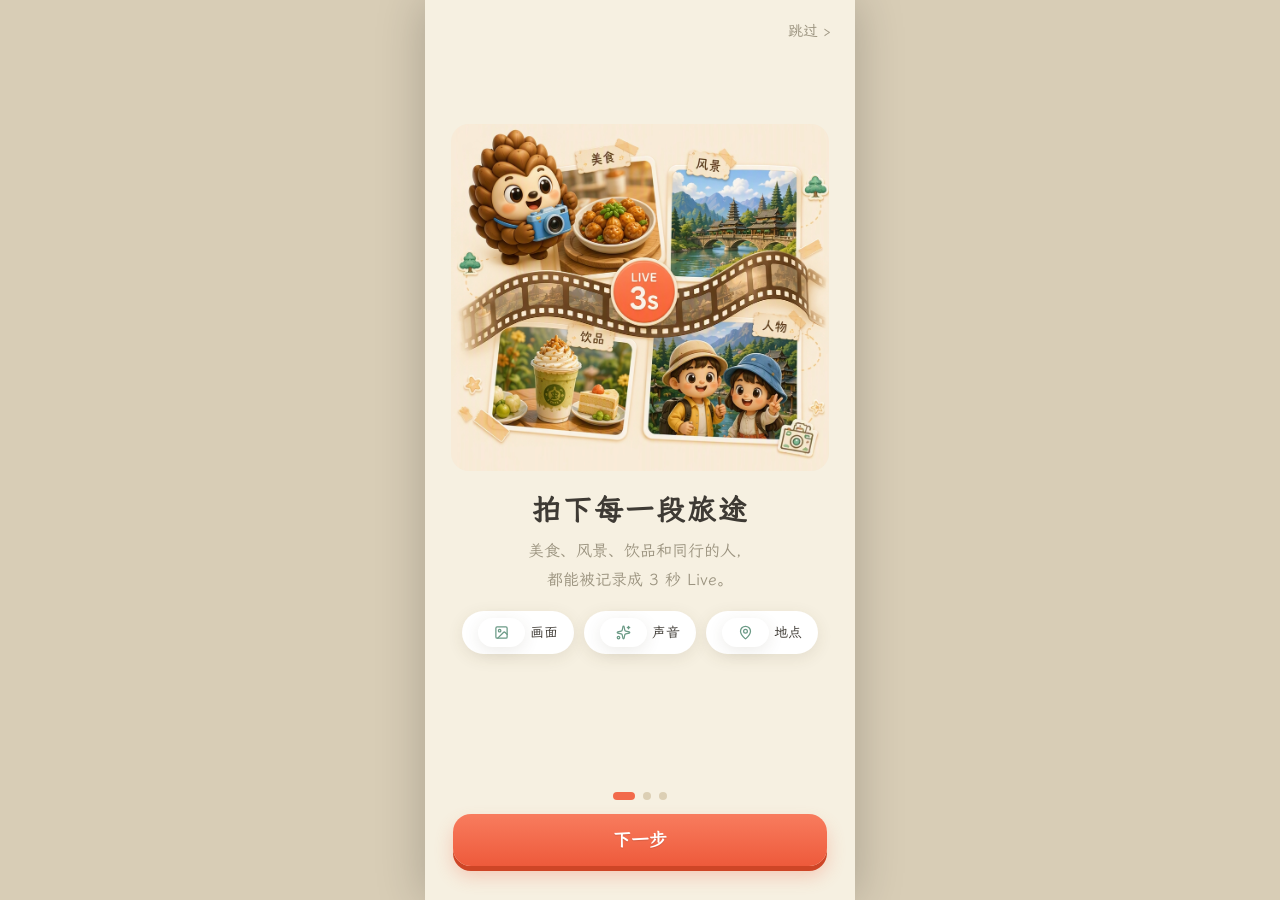
<file: index.html>
﻿<!DOCTYPE html>
<html lang="zh-CN">
<head>
<meta charset="utf-8">
<meta name="viewport" content="width=device-width, initial-scale=1, maximum-scale=1, user-scalable=no">
<title>素行记 · Live 贴纸手账</title>
<link rel="stylesheet" href="app.css?v=20260829f">
</head>
<body>

<!-- 引导页（draft03/01/15） -->
<div id="view-onboarding" class="view">
  <span class="ob-skip" onclick="OB.skip()">跳过 ›</span>
  <div class="ob-stage" id="ob-stage"></div>
  <div class="ob-dots" id="ob-dots"></div>
  <div class="ob-actions">
    <button class="btn btn-orange" id="ob-next">下一步</button>
  </div>
</div>

<!-- 首页（draft11） -->
<div id="view-home" class="view">
  <div class="home-head">
    <img class="logo" src="assets/mascot.png">
    <div class="brand"><b>素行记</b><span>Live旅行贴纸绘本</span></div>
    <span class="head-ico" onclick="Home.openDesk()" style="position:relative"><i data-icon="bell" data-size="20"></i><span class="badge-n" id="bell-badge" style="display:none"></span></span>
    <span class="head-ico" onclick="App.go('square')"><i data-icon="search" data-size="20"></i></span>
  </div>
  <div class="home-title">
    <h1>我的旅行手账</h1>
    <div class="sub">把今天拍到的回忆贴进本子</div>
    <div class="crumb-pill" onclick="Book.open()"><i data-icon="map-pin" data-size="13"></i> 中国 <em>›</em> 贵州 <em>›</em> 黔东南</div>
  </div>
  <div class="home-book-wrap" id="home-book-wrap">
    <canvas id="book3d-canvas"></canvas>
  </div>
  <div class="recent-block">
    <div class="recent-title">最近贴纸</div>
    <div class="recent-row" id="recent-row"></div>
  </div>
  <div class="home-cta">
    <button class="btn btn-orange" onclick="Camera.open()"><i data-icon="camera" data-size="19"></i> 拍一段</button>
  </div>

  <!-- 书本模式覆盖层（单页，右侧 ">" 贴纸盘） -->
  <div id="book-overlays">
    <div class="ov-top">
      <span class="ov-close" onclick="Book.close()"><i data-icon="chevron-left" data-size="22"></i></span>
      <span class="vol-nav" id="vol-nav">
        <b data-l="0" onclick="Book.setLevel(0)">中国</b><b data-l="1" class="on" onclick="Book.setLevel(1)">贵州</b><b data-l="2" onclick="Book.setLevel(2)">黔东南</b>
      </span>
      <span class="ov-pager">
        <button class="pbtn disabled" id="btn-prev" onclick="Book.flipPrev()">上一页</button>
        <span class="pg-status" id="pg-status">1</span>
        <button class="pbtn" id="btn-next" onclick="Book.flipNext()">下一页</button>
      </span>
    </div>
    <div class="sticker-tray" id="sticker-tray">
      <div class="tray-label">贴纸</div>
      <div class="tray-row" id="tray-row"></div>
      <div class="tray-label">图案贴纸</div>
      <div class="tray-row patterns" id="tray-patterns"></div>
    </div>
    <div class="book-tools">
      <span class="tool-pill" onclick="Book.addText()"><i data-icon="type" data-size="17"></i>文字</span>
      <span class="tool-pill" onclick="Print.open()"><i data-icon="printer" data-size="17"></i>打印</span>
    </div>
    <div class="book-hint" id="book-hint"><i data-icon="sparkles" data-size="14"></i> 拖动贴纸到绘本，也可以写字和贴表情</div>
    <div class="emoji-row" id="emoji-row" style="display:none"></div>
  </div>
  <canvas id="draw-layer"></canvas>
</div>

<!-- 拍摄（draft13） -->
<div id="view-camera" class="view">
  <video id="cam-video" autoplay playsinline muted></video>
  <div class="cam-top">
    <span class="cam-x" onclick="Camera.close()"><i data-icon="x" data-size="22"></i></span>
    <span class="cam-loc" onclick="Camera.pickLoc()"><i data-icon="map-pin" data-size="14"></i> 中国 · 贵州 · 黔东南 <em>⌄</em></span>
    <span class="cam-flash" id="cam-flash" onclick="Camera.toggleTorch()"><i data-icon="zap" data-size="19"></i></span>
  </div>
  <div class="cam-bottom">
    <div class="wheel sm" id="mode-wheel">
      <b data-m="frame" class="on">相框贴纸</b><b data-m="cutout">抠图贴纸</b>
    </div>
    <div class="wheel" id="style-wheel"></div>
    <div class="cam-controls">
      <div class="cam-recent" id="cam-recent" onclick="Camera.openRecent()"><span>最近贴纸</span></div>
      <div id="shutter" onclick="Camera.shoot()"><i data-icon="camera" data-size="30"></i></div>
      <div class="cam-flip" onclick="Camera.flip()"><i data-icon="refresh-cw" data-size="22"></i><span>翻转镜头</span></div>
    </div>
    <div class="cam-hint">拍摄后自动生成贴纸</div>
    <div class="cam-mode"><b data-m="photo" onclick="Camera.setMode('photo')">照片</b><b data-m="live" class="on" onclick="Camera.setMode('live')">Live</b></div>
  </div>
</div>

<!-- 生成页（draft05） -->
<div id="view-gen" class="view">
  <div class="gen-top"><span class="ov-close" onclick="Gen.goHome()"><i data-icon="chevron-left" data-size="22"></i></span><b>正在生成贴纸</b><span class="gen-bg-chip"><i data-icon="download" data-size="13"></i> 后台处理</span></div>
  <div class="gen-ring">
    <svg width="190" height="190">
      <defs><linearGradient id="ring-g" x1="0" y1="0" x2="1" y2="1">
        <stop offset="0" stop-color="#7FB3E8"/><stop offset="1" stop-color="#F26A4B"/>
      </linearGradient></defs>
      <circle cx="95" cy="95" r="82" fill="none" stroke="rgba(127,179,232,.22)" stroke-width="14" stroke-linecap="round"/>
      <circle id="gen-arc" cx="95" cy="95" r="82" fill="none" stroke="url(#ring-g)" stroke-width="14" stroke-linecap="round"
        stroke-dasharray="515" stroke-dashoffset="515" transform="rotate(-90 95 95)"/>
    </svg>
    <div class="pct" id="gen-pct">0<small>%</small></div>
  </div>
  <div class="gen-ip">
    <img src="assets/env_gen_easel.png">
    <span class="bubble" id="gen-bubble">图片生成中…</span>
  </div>
  <div class="gen-style-card" id="gen-style-card"></div>
  <div class="gen-steps" id="gen-steps"></div>
  <div class="gen-hint"><img src="assets/mascot.png"> 你可以继续拍摄，我们会在后台完成处理</div>
  <div class="gen-btns">
    <button class="btn btn-orange" onclick="Gen.continueShooting()"><i data-icon="camera" data-size="18"></i> 继续拍</button>
    <button class="btn btn-ghost" id="gen-later" onclick="Gen.goHome()" disabled>稍后查看</button>
  </div>
</div>

<!-- 广场 -->
<div id="view-square" class="view">
  <div class="page-body" id="square-body"></div>
</div>

<!-- 我的（draft16） -->
<div id="view-profile" class="view">
  <div class="page-body" id="profile-body"></div>
</div>

<!-- 旅行地图（打卡地图 iframe） -->
<div id="view-map" class="view">
  <div class="page-body" id="map-body" style="padding:12px"><iframe id="map-frame" src="map/index.html" style="width:100%;height:100%;border:0;border-radius:16px;background:#F7F4EC"></iframe></div>
</div>

<!-- 公开范围（draft14） -->
<div id="view-privacy" class="view">
  <div class="page-body" id="privacy-body"></div>
</div>

<!-- 打印 -->
<div id="view-print" class="view">
  <div class="book-top"><span class="back" onclick="Print.close()">‹</span><b style="font-size:19px">打印手账</b></div>
  <div class="page-body" id="print-body"></div>
</div>

<!-- 贴纸详情（draft10/12） -->
<div id="card-mask" class="card-mask" style="display:none" onclick="if(event.target===this)Card.close()">
  <div class="sticker-dialog" id="card-dialog"></div>
</div>

<!-- 放置预览（draft02） -->
<div id="place-overlay" class="place-overlay" style="display:none">
  <div class="place-box" id="place-box"></div>
</div>
<div id="place-bar" class="place-bar" style="display:none">
  <p>拖动贴纸 · 双指缩放 · 旋转调整</p>
  <div class="place-btns">
    <button class="btn btn-ghost btn-sm" onclick="Place.cancel()">取消</button>
    <button class="btn btn-orange btn-sm" onclick="Place.confirm()">确认放置</button>
  </div>
</div>

<img id="drag-ghost">

<!-- 底栏 -->
<nav class="tabbar" id="tabbar">
  <div class="tab on" data-tab="home" onclick="App.go('home')"><i data-icon="home" data-size="21"></i>首页</div>
  <div class="tab" data-tab="camera" onclick="Camera.open()"><i data-icon="camera" data-size="21"></i>拍摄</div>
  <div class="tab" data-tab="square" onclick="App.go('square')"><i data-icon="users" data-size="21"></i>广场</div>
  <div class="tab" data-tab="profile" onclick="App.go('profile')"><i data-icon="user" data-size="21"></i>我的</div>
</nav>

<script src="vendor/three.min.js"></script>
<script src="vendor/page-flip.browser.js"></script>
<script src="icons.js?v=20260829f"></script>
<script src="idb.js?v=20260829f"></script>
<script src="cutout.js?v=20260829f"></script>
<script src="book3d.js?v=20260829f"></script>
<script src="app.js?v=20260829f"></script>
</body>
</html>
</file>
<file: app.css>
@font-face {
  font-family: "LXGW WenKai";
  src: url("fonts/lxgw_wenkai_lite.ttf") format("truetype");
  font-display: swap;
}
@font-face {
  font-family: "QingChun";
  src: url("fonts/qingchun.ttf") format("truetype");
  font-display: swap;
}

:root {
  --cream: #F6F0E1;
  --paper: #FDF9EC;
  --card: #FFFFFF;
  --sage: #8FB9A8;
  --sage-deep: #6B9A86;
  --sage-dark: #4F7A66;
  --orange: #F26A4B;
  --orange-deep: #E2573B;
  --amber: #E8A33D;
  --amber-light: #F7E3B8;
  --ink: #3E3A34;
  --caption: #9B937F;
  --blue: #7FB3E8;
  --line: rgba(0,0,0,.06);
  --shadow: 0 4px 16px rgba(80,66,40,.10);
  --shadow-lg: 0 10px 30px rgba(80,66,40,.16);
  --font-hand: "LXGW WenKai", "霞鹜文楷", "Kaiti SC", "楷体", serif;
}


* { margin: 0; padding: 0; box-sizing: border-box; -webkit-tap-highlight-color: transparent; }
html, body { height: 100%; overflow: hidden; }
body {
  /* 全屋背景：上墙下桌（与 3D 场景墙面/桌面同色衔接） */
  background:
    linear-gradient(180deg, rgba(120,85,45,0) 39%, rgba(120,85,45,.13) 41%, rgba(120,85,45,0) 43.5%),
    linear-gradient(180deg, #F5EBD5 0%, #F0E2C6 41%, #E9DABE 41%, #E2CDA6 100%);
  color: var(--ink);
  font-family: var(--font-hand);
  user-select: none;
}

.ico { display: inline-flex; align-items: center; justify-content: center; line-height: 0; }
.ico svg { stroke: currentColor; }

.view { position: fixed; inset: 0; display: none; flex-direction: column; overflow: hidden; padding-bottom: 70px; }
.view.active { display: flex; }
#view-onboarding, #view-camera { padding-bottom: 0; }

/* ---------- 通用：立体按钮体系（物理边缘 + 按压下沉） ---------- */
.btn {
  border: none; border-radius: 18px; padding: 14px 0; width: 100%;
  font-family: var(--font-hand); font-size: 18px; font-weight: 700; cursor: pointer;
  display: inline-flex; align-items: center; justify-content: center; gap: 6px;
  transition: transform .12s ease, box-shadow .12s ease;
  min-height: 52px;
}
.btn-orange {
  background: linear-gradient(180deg, #F87C5E, #EE5A3B); color: #fff;
  box-shadow: 0 5px 0 #CE4526, 0 10px 18px rgba(242,106,75,.30);
  text-shadow: 0 1px 1px rgba(0,0,0,.12);
}
.btn-orange:active { transform: translateY(4px); box-shadow: 0 1px 0 #CE4526, 0 4px 8px rgba(242,106,75,.25); }
.btn-blue {
  background: linear-gradient(180deg, #8FC0EF, #6FA6E3); color: #fff;
  box-shadow: 0 5px 0 #5489C4, 0 10px 18px rgba(127,179,232,.30);
}
.btn-blue:active { transform: translateY(4px); box-shadow: 0 1px 0 #5489C4, 0 4px 8px rgba(127,179,232,.25); }
.btn-ghost {
  background: linear-gradient(180deg, #FFFFFF, #F3EDDD); color: var(--ink);
  border: 1.5px solid var(--line);
  box-shadow: 0 4px 0 #DCD2BC, 0 8px 14px rgba(80,66,40,.10);
}
.btn-ghost:active { transform: translateY(3px); box-shadow: 0 1px 0 #DCD2BC, 0 3px 6px rgba(80,66,40,.10); }
.btn-sm { width: auto; padding: 9px 22px; font-size: 15px; border-radius: 14px; min-height: 40px; }
.btn[disabled] { opacity: .5; pointer-events: none; }
.badge-n {
  position: absolute; top: -4px; right: -4px; min-width: 18px; height: 18px;
  border-radius: 9px; background: var(--orange); color: #fff;
  font-size: 11px; display: flex; align-items: center; justify-content: center;
  padding: 0 4px; box-shadow: 0 2px 4px rgba(242,106,75,.4);
}

.page-body { flex: 1; overflow-y: auto; padding: 18px 20px 24px; }
#profile-body { display: flex; flex-direction: column; gap: 22px; }
#profile-body .stat-row, #profile-body .two-cards, #profile-body .list-card { margin-top: 0; }
#profile-body .list-card { flex: 1; display: flex; flex-direction: column; justify-content: space-evenly; }
#profile-body .list-row { padding: 18px; }

/* 贴纸卡：白边 + 和纸胶带 */
.sticker-card {
  background: #fff; padding: 6px;
  border-radius: 14px;
  box-shadow: 0 3px 10px rgba(0,0,0,.16);
  position: relative; flex: none;
}
.sticker-card img { display: block; width: 100%; height: 100%; object-fit: cover; border-radius: 9px; }
.sticker-card::before {
  content: ""; position: absolute; top: -8px; left: 50%;
  width: 36px; height: 14px;
  background: rgba(247,227,184,.9);
  transform: translateX(-50%) rotate(-4deg);
  border-radius: 2px;
  box-shadow: 0 1px 2px rgba(0,0,0,.08);
}

/* 面包屑胶囊 */
.crumb-pill {
  display: inline-flex; align-items: center; gap: 4px;
  background: var(--card); border-radius: 999px; padding: 7px 14px;
  font-size: 14px; color: var(--ink); box-shadow: var(--shadow); cursor: pointer;
}
.crumb-pill em { font-style: normal; color: var(--caption); }
.crumb-pill .ico { color: var(--sage-deep); }
.crumb-pill.sm { font-size: 12px; padding: 5px 10px; }
.ov-top .crumb-pill.sm { max-width: 36%; overflow: hidden; text-overflow: ellipsis; white-space: nowrap; }
.pbtn { white-space: nowrap; }
/* 卷导航：国家/省份/城市 分段切换 */
.vol-nav {
  display: inline-flex; align-items: center;
  background: linear-gradient(180deg, #FFFFFF, #F3EDDD);
  border-radius: 999px; padding: 3px;
  box-shadow: 0 3px 0 #E2D8C2, 0 6px 10px rgba(80,66,40,.10);
}
.vol-nav b {
  font-weight: 400; font-size: 12px; padding: 6px 12px; border-radius: 999px;
  cursor: pointer; color: var(--caption); white-space: nowrap;
  max-width: 74px; overflow: hidden; text-overflow: ellipsis;
}
.vol-nav b.on { background: var(--sage); color: #fff; font-weight: 700; }

/* ---------- 底栏 ---------- */
.tabbar {
  position: fixed; bottom: 0; left: 0; right: 0; z-index: 40;
  display: flex; justify-content: space-around; align-items: center;
  background: var(--card); border-top: 1px solid var(--line); padding: 8px 0 14px;
}
.tabbar .tab {
  display: flex; flex-direction: column; align-items: center; gap: 3px;
  font-size: 12px; color: var(--caption); cursor: pointer; padding: 2px 16px;
}
.tabbar .tab.on { color: var(--orange); font-weight: 700; }

/* ---------- 引导页 ---------- */
#view-onboarding { background: var(--cream); z-index: 50; }
.ob-stage { flex: 1; display: flex; flex-direction: column; align-items: center; justify-content: center; padding: 0 26px; text-align: center; overflow: hidden; }
.ob-stage img { max-width: 100%; max-height: 46vh; border-radius: 18px; }
.ob-stage h1 { font-size: 29px; margin-top: 22px; letter-spacing: 2px; }
.ob-stage p { color: var(--caption); font-size: 16px; margin-top: 10px; line-height: 1.8; }
.ob-stage p b { color: var(--orange); }
.ob-chips { display: flex; gap: 10px; margin-top: 16px; }
.ob-chips span {
  display: inline-flex; align-items: center; gap: 5px;
  background: var(--card); border-radius: 999px; padding: 7px 16px;
  font-size: 14px; box-shadow: var(--shadow);
}
.ob-chips .ico { color: var(--sage-deep); }
.ob-dots { display: flex; gap: 8px; justify-content: center; padding: 14px; }
.ob-dots i { width: 8px; height: 8px; border-radius: 50%; background: #DCCFB4; transition: all .2s; }
.ob-dots i.on { width: 22px; border-radius: 5px; background: var(--orange); }
.ob-skip { position: absolute; top: 22px; right: 24px; color: var(--caption); font-size: 15px; cursor: pointer; z-index: 2; }
.ob-actions { padding: 0 28px 34px; }

/* ---------- 首页（draft11） ---------- */
.home-head { display: flex; align-items: center; gap: 10px; padding: 18px 20px 0; }
.home-head .logo { width: 46px; height: 46px; border-radius: 50%; background: #fff; box-shadow: var(--shadow); }
.home-head .brand { line-height: 1.25; }
.home-head .brand b { font-size: 19px; letter-spacing: 1px; }
.home-head .brand span { display: block; font-size: 11px; color: var(--caption); }
.home-head .head-ico {
  width: 40px; height: 40px; border-radius: 50%;
  background: linear-gradient(180deg, #FFFFFF, #F3EDDD);
  display: inline-flex; align-items: center; justify-content: center;
  box-shadow: 0 3px 0 #E2D8C2, 0 6px 10px rgba(80,66,40,.10);
  color: var(--sage-dark); cursor: pointer;
  transition: transform .12s, box-shadow .12s;
}
.home-head .head-ico:active { transform: translateY(2px); box-shadow: 0 1px 0 #E2D8C2; }
.home-head .head-ico:first-of-type { margin-left: auto; }
.home-title { padding: 14px 22px 0; }
.home-title h1 { font-size: 30px; letter-spacing: 1px; }
.home-title .sub { color: var(--ink); font-size: 14px; margin: 4px 0 10px; text-shadow: 0 1px 3px rgba(255,255,255,.65); }
.rich-edit {
  width: 100%; min-height: 110px; max-height: 220px; overflow-y: auto;
  border: none; background: var(--cream); border-radius: 12px;
  padding: 12px; font-family: var(--font-hand); font-size: 16px; margin-top: 8px;
  outline: none; line-height: 1.7;
}
.sd-tip { font-size: 12px; color: var(--caption); margin-left: auto; font-weight: 400; }
.size-row { display: flex; gap: 10px; justify-content: center; margin-top: 12px; }
.size-row b {
  font-weight: 400; font-size: 14px; color: var(--caption);
  background: var(--cream); border-radius: 999px; padding: 6px 16px; cursor: pointer;
}
.size-row b.on { background: var(--ink); color: #fff; font-weight: 700; }
.color-row { display: flex; gap: 12px; justify-content: center; margin-top: 14px; }
.csw {
  width: 30px; height: 30px; border-radius: 50%; cursor: pointer;
  border: 2.5px solid transparent; box-shadow: 0 2px 5px rgba(0,0,0,.2);
}
.csw.on { border-color: var(--ink); transform: scale(1.15); }
.home-book-wrap { position: absolute; inset: 0; z-index: 0; cursor: pointer; }
#book3d-canvas { width: 100%; height: 100%; max-height: none; touch-action: none; }
.home-head, .home-title, .recent-block, .home-cta { position: relative; z-index: 1; }
.home-book-wrap .desk-mascot { z-index: 1; }
.home-book-wrap .desk-mascot { position: absolute; top: 70px; right: 6px; width: 84px; pointer-events: none; }
.home-open-hint {
  position: absolute; left: 50%; top: 63.5%; z-index: 1;
  transform: translateX(-50%);
  color: var(--ink); font-size: 14px; pointer-events: none;
  background: rgba(255,255,255,.78); border-radius: 999px; padding: 7px 16px;
  box-shadow: var(--shadow); white-space: nowrap;
}
.recent-block { position: absolute; left: 0; right: 0; bottom: 158px; z-index: 1; padding: 0 22px; }
.recent-title { font-size: 16px; font-weight: 700; margin-bottom: 10px; }
.recent-row { display: flex; gap: 12px; overflow-x: auto; padding: 8px 2px 12px; min-height: 20px; }
.recent-row .sticker-card { width: 64px; height: 64px; cursor: pointer; }
.recent-row .sticker-card:nth-child(2n) { transform: rotate(2.5deg); }
.recent-row .sticker-card:nth-child(2n+1) { transform: rotate(-2deg); }
.recent-row .empty { color: var(--caption); font-size: 14px; padding: 8px 0; }
.home-cta { position: absolute; left: 0; right: 0; bottom: 84px; z-index: 1; padding: 4px 22px 10px; }

/* ---------- 书本模式覆盖层（draft09） ---------- */
body.book-mode .home-head, body.book-mode .home-title,
body.book-mode .recent-block, body.book-mode .home-cta,
body.book-mode .tabbar, body.book-mode .home-open-hint { display: none !important; }

body.book-mode .home-book-wrap { position: fixed; inset: 0; z-index: 30; }
body.book-mode #book3d-canvas { width: 100%; height: 100%; max-height: none; }

#book-overlays { display: none; }
body.book-mode #book-overlays { display: block; }
.ov-top {
  position: fixed; top: 0; left: 0; right: 0; z-index: 60;
  display: flex; align-items: center; gap: 8px; padding: 12px 14px;
}
.ov-close {
  width: 40px; height: 40px; border-radius: 50%;
  background: linear-gradient(180deg, #FFFFFF, #F3EDDD);
  display: inline-flex; align-items: center; justify-content: center;
  box-shadow: 0 3px 0 #E2D8C2, 0 6px 10px rgba(80,66,40,.10);
  cursor: pointer; color: var(--ink);
  transition: transform .12s, box-shadow .12s;
}
.ov-close:active { transform: translateY(2px); box-shadow: 0 1px 0 #E2D8C2; }
.ov-pager { margin-left: auto; display: inline-flex; align-items: center; gap: 8px; }
.pbtn {
  border: none; color: var(--ink);
  background: linear-gradient(180deg, #FFFFFF, #F3EDDD);
  border-radius: 999px; padding: 9px 15px; font-size: 13px; font-family: var(--font-hand);
  box-shadow: 0 3px 0 #DCD2BC, 0 6px 10px rgba(80,66,40,.12); cursor: pointer;
  transition: transform .12s, box-shadow .12s;
}
.pbtn:active { transform: translateY(2px); box-shadow: 0 1px 0 #DCD2BC, 0 3px 5px rgba(80,66,40,.12); }
.pbtn.disabled { opacity: .4; pointer-events: none; }
.pg-status {
  min-width: 34px; text-align: center; font-size: 14px; color: var(--ink);
  background: var(--card); border-radius: 999px; padding: 6px 10px; box-shadow: var(--shadow);
}
.book-tools {
  position: fixed; bottom: 52px; left: 0; right: 0; z-index: 60;
  display: flex; justify-content: center; gap: 12px; pointer-events: none;
}
.tool-pill {
  pointer-events: auto;
  display: inline-flex; align-items: center; gap: 5px;
  background: linear-gradient(180deg, #FFFFFF, #F3EDDD);
  border-radius: 999px; padding: 10px 18px;
  font-size: 14px; cursor: pointer; color: var(--ink);
  box-shadow: 0 3px 0 #DCD2BC, 0 6px 10px rgba(80,66,40,.12);
  transition: transform .12s, box-shadow .12s;
}
.tool-pill:active { transform: translateY(2px); box-shadow: 0 1px 0 #DCD2BC; }
.tool-pill .ico { color: var(--orange); }
.tool-pill.on {
  background: linear-gradient(180deg, #57504A, #3E3A34); color: #fff;
  box-shadow: 0 3px 0 #24211D, 0 6px 10px rgba(0,0,0,.25);
}
.tool-pill.on .ico { color: var(--amber-light); }
.book-hint {
  position: fixed; bottom: 8px; left: 50%; transform: translateX(-50%); z-index: 60;
  display: inline-flex; align-items: center; gap: 6px; white-space: nowrap;
  background: rgba(255,255,255,.85); border-radius: 999px; padding: 8px 18px;
  font-size: 13px; color: var(--caption); box-shadow: var(--shadow);
}
.book-hint .ico { color: var(--amber); }
.emoji-row { position: fixed; bottom: 292px; left: 0; right: 0; z-index: 61; background: var(--card); display: flex; gap: 6px; padding: 10px 16px; box-shadow: var(--shadow); }
.emoji-row span { font-size: 24px; padding: 4px 8px; border-radius: 10px; cursor: pointer; }
.emoji-row span.on { background: var(--amber-light); }
#draw-layer { display: none; }
body.book-mode #draw-layer { position: fixed; inset: 0; z-index: 55; }

/* 书本下方贴纸托盘（物理贴纸卡：底边厚度 + 双层影 + 按压下沉） */
.sticker-tray {
  position: fixed; left: 0; right: 0; bottom: 100px; z-index: 60;
  padding: 12px 16px 0;
}
.tray-label { font-size: 13px; font-weight: 700; color: var(--ink); padding-left: 6px; text-shadow: 0 1px 2px rgba(255,255,255,.5); }
.tray-row { display: flex; gap: 10px; overflow-x: auto; padding: 6px 4px 8px; scrollbar-width: none; }
.tray-row::-webkit-scrollbar { display: none; }
.tray-row .sticker-card {
  width: 62px; height: 62px; cursor: pointer; position: relative;
  box-shadow: 0 3px 0 #E2D8C2, 0 8px 14px rgba(80,66,40,.18);
  transition: transform .12s, box-shadow .12s;
}
.del-x {
  display: none; position: absolute; top: -6px; right: -6px; width: 20px; height: 20px;
  border-radius: 50%; background: var(--orange); color: #fff; font-size: 14px; line-height: 20px;
  text-align: center; box-shadow: 0 2px 4px rgba(0,0,0,.25); z-index: 2; font-weight: 700;
}
.tray-row.editing .del-x { display: block; }
.tray-row.editing .pattern-card { position: relative; }
.tray-row.editing .sticker-card, .tray-row.editing .pattern-card { animation: jiggle .3s ease-in-out infinite alternate; }
@keyframes jiggle { from { transform: rotate(-2.5deg); } to { transform: rotate(2.5deg); } }
.tray-row .sticker-card:active { transform: translateY(2px); box-shadow: 0 1px 0 #E2D8C2, 0 3px 6px rgba(80,66,40,.18); }
.tray-row .tray-empty {
  color: #5A5348; font-size: 13px; padding: 8px 10px; flex: none; width: 118px; line-height: 1.6;
  background: rgba(255,255,255,.6); border-radius: 10px;
}
.tray-sep { flex: none; width: 1px; align-self: stretch; margin: 10px 2px; background: var(--line); }
/* 图案贴纸：异形模切，无卡无边框 */
.tray-row.patterns { padding: 4px 4px 8px; gap: 9px; }
.pattern-card { flex: none; width: 50px; height: 50px; cursor: pointer; transition: transform .12s; }
.pattern-card img { width: 100%; height: 100%; object-fit: contain; filter: drop-shadow(0 3px 4px rgba(60,45,25,.28)); }
.pattern-card:active { transform: scale(.92); }

/* ---------- 拍摄（draft13） ---------- */
#view-camera { background: #1a1a1a; }
#cam-video { position: absolute; inset: 0; width: 100%; height: 100%; object-fit: cover; }
.cam-top {
  position: absolute; top: 0; left: 0; right: 0; z-index: 5;
  display: flex; align-items: center; padding: 16px 16px 0;
}
.cam-x, .cam-flash {
  width: 40px; height: 40px; border-radius: 50%;
  background: rgba(0,0,0,.35); color: #fff;
  display: inline-flex; align-items: center; justify-content: center; cursor: pointer;
}
.cam-flash.on { color: var(--amber); }
.cam-loc {
  margin: 0 auto; display: inline-flex; align-items: center; gap: 5px;
  background: rgba(0,0,0,.35); color: #fff;
  border-radius: 999px; padding: 8px 16px; font-size: 14px;
}
.cam-loc em { font-style: normal; opacity: .7; }
.cam-mascot3d { position: absolute; right: 8px; bottom: 300px; width: 110px; height: 132px; z-index: 4; pointer-events: none; }
/* 纯文字滚轮选择器（模式/风格） */
.wheel {
  display: flex; gap: 24px; overflow-x: auto; scrollbar-width: none;
  scroll-snap-type: x mandatory;
  padding: 4px 42% 8px;
  color: rgba(255,255,255,.6);
  mask-image: linear-gradient(90deg, transparent, #000 20%, #000 80%, transparent);
  -webkit-mask-image: linear-gradient(90deg, transparent, #000 20%, #000 80%, transparent);
}
.wheel::-webkit-scrollbar { display: none; }
.wheel b {
  flex: none; scroll-snap-align: center;
  font-size: 15px; font-weight: 400; cursor: pointer;
  text-shadow: 0 1px 4px rgba(0,0,0,.6);
  transition: all .15s;
}
.wheel b.on { color: #fff; font-weight: 700; font-size: 19px; }
.wheel.sm { padding-top: 0; padding-bottom: 2px; }
.wheel.sm b { font-size: 13px; }
.wheel.sm b.on { font-size: 15px; }
.cam-bottom {
  position: absolute; left: 0; right: 0; bottom: 0; z-index: 5;
  background: linear-gradient(transparent, rgba(0,0,0,.55) 26%);
  padding: 30px 0 18px;
}
.cam-styles { display: none; }
.cam-controls { display: flex; align-items: center; justify-content: space-around; padding: 4px 26px 0; }
#shutter {
  width: 78px; height: 78px; border-radius: 50%;
  background: linear-gradient(180deg, #F87C5E, #EE5A3B);
  border: 5px solid rgba(255,255,255,.9);
  display: flex; align-items: center; justify-content: center;
  color: #fff; cursor: pointer;
  box-shadow: 0 6px 0 #CE4526, 0 12px 20px rgba(0,0,0,.4);
  transition: transform .12s, box-shadow .12s;
}
#shutter:active { transform: translateY(4px); box-shadow: 0 2px 0 #CE4526, 0 5px 10px rgba(0,0,0,.4); }
#shutter.rec { background: #d33; transform: scale(.92); }
.cam-recent, .cam-flip { width: 64px; text-align: center; color: #fff; font-size: 12px; cursor: pointer; }
.cam-recent img { width: 52px; height: 52px; border-radius: 12px; object-fit: cover; display: block; margin: 0 auto 3px; border: 2px solid rgba(255,255,255,.8); }
.cam-recent .ph {
  width: 52px; height: 52px; border-radius: 12px; margin: 0 auto 3px;
  background: rgba(255,255,255,.18); border: 2px dashed rgba(255,255,255,.5);
}
.cam-flip .ico { display: flex; width: 52px; height: 52px; border-radius: 50%; background: rgba(255,255,255,.18); align-items: center; justify-content: center; margin: 0 auto 3px; }
.cam-hint { text-align: center; color: rgba(255,255,255,.85); font-size: 13px; margin-top: 10px; }
.cam-mode {
  display: flex; justify-content: center; gap: 4px; margin-top: 8px;
}
.cam-mode b {
  font-weight: 400; font-size: 14px; color: rgba(255,255,255,.75);
  padding: 5px 18px; border-radius: 999px; cursor: pointer;
}
.cam-mode b.on { background: var(--orange); color: #fff; font-weight: 700; }

/* ---------- 生成页（draft05） ---------- */
#view-gen { background: var(--cream); align-items: center; overflow-y: auto; }
.gen-top { width: 100%; display: flex; align-items: center; padding: 14px 16px 0; }
.gen-top b { font-size: 19px; margin: 0 auto; }
.gen-bg-chip {
  display: inline-flex; align-items: center; gap: 4px;
  background: var(--card); border-radius: 999px; padding: 6px 12px;
  font-size: 12px; color: var(--caption); box-shadow: var(--shadow);
}
.gen-ring { position: relative; margin-top: 22px; }
.gen-ring .pct {
  position: absolute; inset: 0; display: flex; align-items: center; justify-content: center;
  font-size: 46px; font-weight: 700; color: var(--ink);
}
.gen-ring .pct small { font-size: 20px; margin-top: 14px; }
.gen-ip { position: relative; margin-top: 10px; width: 240px; }
.gen-ip img { width: 100%; border-radius: 16px; }
.gen-ip .bubble {
  position: absolute; top: -14px; left: 50%; transform: translateX(-50%);
  background: var(--card); border-radius: 14px; padding: 7px 16px;
  font-size: 14px; box-shadow: var(--shadow); white-space: nowrap;
}
.gen-style-card {
  margin-top: 14px; background: var(--card); border-radius: 16px;
  padding: 10px 14px; display: flex; align-items: center; gap: 10px; box-shadow: var(--shadow);
}
.gen-style-card img { width: 52px; height: 52px; border-radius: 10px; object-fit: cover; }
.gen-steps {
  width: calc(100% - 48px); margin-top: 14px; background: var(--card);
  border-radius: 18px; padding: 16px 20px; box-shadow: var(--shadow);
}
.gen-step { display: flex; align-items: center; gap: 12px; padding: 9px 0; font-size: 15px; color: var(--caption); }
.gen-step .dot {
  width: 34px; height: 34px; border-radius: 50%; background: var(--cream);
  display: inline-flex; align-items: center; justify-content: center; font-size: 15px;
}
.gen-step .st { margin-left: auto; font-size: 13px; }
.gen-step.done { color: var(--ink); }
.gen-step.done .dot { background: var(--sage); color: #fff; }
.gen-step.doing { color: var(--ink); }
.gen-step.doing .dot { background: var(--orange); color: #fff; }
.gen-hint { display: flex; align-items: center; gap: 8px; margin-top: 16px; font-size: 14px; color: var(--caption); }
.gen-hint img { width: 26px; }
.gen-btns { width: calc(100% - 48px); margin-top: 16px; display: flex; flex-direction: column; gap: 10px; padding-bottom: 26px; }
.gen-btns .btn-ghost[disabled] { opacity: .45; }

/* ---------- 广场（draft07） ---------- */
.sq-head { display: flex; align-items: center; gap: 10px; }
.sq-head .logo { width: 44px; height: 44px; border-radius: 50%; background: #fff; box-shadow: var(--shadow); }
.sq-head .brand b { font-size: 18px; }
.sq-head .brand span { display: block; font-size: 11px; color: var(--caption); }
.sq-title { font-size: 26px; margin-top: 14px; }
.sq-sub { color: var(--caption); font-size: 14px; margin-top: 2px; }
.sq-search {
  margin-top: 12px; background: var(--card); border-radius: 999px;
  padding: 11px 18px; color: var(--caption); font-size: 14px;
  display: flex; align-items: center; gap: 8px; box-shadow: var(--shadow);
}
.sq-search .filter { margin-left: auto; color: var(--ink); }
.sq-tabs { display: flex; gap: 26px; margin: 16px 0 14px; }
.sq-tabs b { font-size: 17px; color: var(--caption); cursor: pointer; font-weight: 400; padding-bottom: 4px; }
.sq-tabs b.on { color: var(--ink); font-weight: 700; border-bottom: 3px solid var(--sage-deep); }
.friend-card { background: var(--card); border-radius: 20px; padding: 16px; box-shadow: var(--shadow); margin-bottom: 16px; }
.friend-head { display: flex; align-items: center; gap: 10px; }
.friend-head .avatar { width: 44px; height: 44px; border-radius: 50%; background: var(--cream); }
.friend-head .badge {
  margin-left: auto; font-size: 12px; color: var(--sage-dark);
  background: #EAF3EE; border-radius: 999px; padding: 5px 10px;
  display: inline-flex; align-items: center; gap: 4px;
}
.friend-books { display: flex; gap: 12px; margin-top: 12px; }
.sq-book {
  width: 108px; height: 138px; border-radius: 10px; flex: none;
  background: var(--sage); color: #F5F1E4; padding: 12px 10px;
  display: flex; flex-direction: column; justify-content: flex-end;
  font-size: 16px; line-height: 1.35; box-shadow: inset -4px 0 0 rgba(0,0,0,.12), var(--shadow);
}
.sq-book.blue { background: #7FA3C8; }
.friend-thumbs { display: flex; gap: 10px; align-items: center; }
.friend-thumbs .sticker-card { width: 78px; height: 78px; }
.friend-btns { display: flex; gap: 10px; margin-top: 14px; }
.friend-btns .btn { font-size: 15px; padding: 11px 0; }

/* ---------- 我的（draft16） ---------- */
.pf-head { display: flex; align-items: center; gap: 14px; }
.pf-head .avatar { width: 68px; height: 68px; border-radius: 50%; background: #fff; box-shadow: var(--shadow); }
.pf-head b { font-size: 24px; }
.pf-head .bio { font-size: 13px; color: var(--caption); margin-top: 2px; }
.pf-head .settings {
  margin-left: auto; width: 40px; height: 40px; border-radius: 50%;
  background: var(--card); display: inline-flex; align-items: center; justify-content: center;
  box-shadow: var(--shadow); color: var(--sage-dark); cursor: pointer;
}
.stat-row {
  margin-top: 18px; background: var(--card); border-radius: 20px;
  display: flex; padding: 16px 0; box-shadow: var(--shadow);
}
.stat-cell { flex: 1; text-align: center; }
.stat-cell + .stat-cell { border-left: 1px solid var(--line); }
.stat-cell .ico { display: flex; justify-content: center; margin-bottom: 4px; }
.stat-cell b { font-size: 26px; display: block; }
.stat-cell span { font-size: 13px; color: var(--caption); }
.two-cards { display: flex; gap: 12px; margin-top: 14px; }
.mini-card {
  flex: 1; background: var(--card); border-radius: 20px; padding: 12px;
  box-shadow: var(--shadow); cursor: pointer;
}
.mini-card .mc-title { font-size: 16px; font-weight: 700; display: flex; align-items: center; gap: 6px; }
.mini-card .mc-title .ico { margin-left: auto; color: var(--amber); }
.mini-card .mc-foot { text-align: center; margin-top: 8px; font-size: 15px; }
.mini-card .mc-foot b { font-size: 22px; }
.mini-card .mc-foot span { color: var(--caption); font-size: 12px; display: block; }
.mini-card img.foldmap { width: 100%; border-radius: 12px; margin-top: 8px; }
/* 展物柜：空木架，收藏后由 JS 摆入贴纸 */
.shelf {
  margin-top: 10px; border-radius: 12px; padding: 10px 10px 6px;
  background: linear-gradient(180deg, #C89A6B, #B3865A);
  box-shadow: inset 0 2px 8px rgba(0,0,0,.25);
}
.shelf .row {
  display: flex; gap: 8px; align-items: flex-end; min-height: 62px;
  border-bottom: 6px solid #A1754C; padding: 6px 4px 2px;
}
.shelf .row + .row { margin-top: 4px; }
.shelf .slot {
  flex: 1; height: 52px; border-radius: 8px;
  border: 2px dashed rgba(255,255,255,.4);
  display: flex; align-items: center; justify-content: center;
  color: rgba(255,255,255,.65); font-size: 11px;
}
.shelf .slot img { width: 100%; height: 100%; object-fit: cover; border-radius: 6px; border: 3px solid #fff; box-shadow: 0 2px 5px rgba(0,0,0,.25); }
.shelf-empty { text-align: center; color: rgba(255,255,255,.8); font-size: 12px; padding: 6px 0 2px; }
.list-card { margin-top: 14px; background: var(--card); border-radius: 20px; box-shadow: var(--shadow); overflow: hidden; }
.list-row { display: flex; align-items: center; gap: 12px; padding: 16px 18px; cursor: pointer; }
.list-row + .list-row { border-top: 1px solid var(--line); }
.list-row .ico:first-child { color: var(--sage-deep); }
.list-row .t { flex: 1; font-size: 16px; }
.list-row .v { color: var(--amber); font-size: 14px; }
.list-row .ico:last-child { color: var(--caption); }

/* ---------- 旅行地图（draft08） ---------- */
.map-title { display: flex; align-items: center; gap: 12px; font-size: 22px; font-weight: 700; }
.map-title .back { cursor: pointer; display: inline-flex; }
.map-card { margin-top: 14px; background: var(--card); border-radius: 20px; padding: 14px; box-shadow: var(--shadow); }
.map-card img { width: 100%; border-radius: 12px; }
.map-stats { margin-top: 10px; font-size: 17px; }
.map-stats b { font-size: 24px; color: var(--orange); }
.map-city {
  display: flex; align-items: center; gap: 12px; background: var(--card);
  border-radius: 16px; padding: 10px 12px; margin-top: 12px; box-shadow: var(--shadow);
}
.map-city .thumb { width: 58px; height: 58px; border-radius: 12px; object-fit: cover; position: relative; }
.map-city .live { position: absolute; top: 3px; left: 3px; background: var(--orange); color: #fff; font-size: 9px; border-radius: 6px; padding: 1px 5px; }
.map-city .info { flex: 1; }
.map-city .info b { font-size: 18px; }
.map-city .info span { display: block; font-size: 13px; color: var(--caption); margin-top: 2px; }
.map-city .btn { width: auto; padding: 9px 18px; font-size: 14px; }
.map-poster-btn { margin-top: 18px; }

/* ---------- 公开范围（draft14） ---------- */
.pv-cards { display: grid; grid-template-columns: 1fr 1fr; gap: 12px; margin-top: 14px; }
.pv-card {
  background: var(--card); border-radius: 18px; padding: 16px 14px;
  box-shadow: var(--shadow); cursor: pointer; border: 2px solid transparent;
  min-height: 120px; position: relative;
}
.pv-card b { font-size: 17px; display: block; }
.pv-card span { font-size: 12px; color: var(--caption); }
.pv-card .pv-ico { margin-top: 12px; color: var(--sage-deep); }
.pv-card.on { border-color: var(--sage-deep); background: #F2F8F4; }
.pv-card .pv-check {
  position: absolute; top: 10px; right: 10px; width: 22px; height: 22px;
  border-radius: 6px; border: 2px solid var(--line); color: transparent;
  display: inline-flex; align-items: center; justify-content: center;
}
.pv-card.on .pv-check { background: var(--blue); border-color: var(--blue); color: #fff; }
.pv-chapter { display: flex; align-items: center; gap: 10px; padding: 13px 0; border-bottom: 1px solid var(--line); }
.pv-chapter b { font-size: 17px; }
.pv-chapter .tag { font-size: 12px; border-radius: 8px; padding: 3px 9px; background: #EAF3EE; color: var(--sage-dark); }
.pv-chapter .tag.priv { background: #FBEDE3; color: var(--orange-deep); }
.pv-chapter .btn { margin-left: auto; width: auto; padding: 7px 18px; font-size: 13px; }
.pv-hint { font-size: 13px; color: var(--caption); margin: 14px 0; }

/* ---------- 贴纸详情（draft10/12） ---------- */
.card-mask {
  position: fixed; inset: 0; z-index: 90; background: rgba(40,34,26,.45);
  display: flex; align-items: center; justify-content: center; padding: 22px;
}
.sticker-dialog {
  width: 100%; max-width: 380px; background: var(--card); border-radius: 22px;
  padding: 14px; box-shadow: var(--shadow-lg); max-height: 92%; overflow-y: auto;
}
.sd-video { position: relative; border-radius: 16px; overflow: hidden; background: #111; }
.sd-video video, .sd-video img { width: 100%; display: block; aspect-ratio: 1/1; object-fit: cover; }
.sd-video .live-tag {
  position: absolute; top: 10px; left: 10px; background: var(--orange); color: #fff;
  font-size: 11px; font-weight: 700; border-radius: 8px; padding: 3px 8px;
}
.sd-video .play {
  position: absolute; inset: 0; display: flex; align-items: center; justify-content: center;
  color: rgba(255,255,255,.9); pointer-events: none;
}
.sd-video .wave {
  position: absolute; left: 10px; right: 10px; bottom: 8px; height: 22px;
  display: flex; align-items: flex-end; gap: 2px;
}
.sd-video .wave i { flex: 1; background: rgba(255,255,255,.75); border-radius: 2px; }
.sd-title { display: flex; align-items: center; gap: 8px; margin-top: 12px; }
.sd-title img { width: 34px; height: 34px; }
.sd-title b { font-size: 20px; }
.sd-title-input {
  flex: 1; border: none; background: transparent; outline: none;
  font-family: var(--font-hand); font-size: 20px; font-weight: 700; color: var(--ink);
  border-bottom: 2px dashed transparent; padding: 0 2px;
}
.sd-title-input:focus { border-bottom-color: var(--sage); }
.sd-info .line { display: flex; align-items: center; gap: 8px; font-size: 14px; color: var(--ink); margin-top: 8px; }
.sd-info .line .ico { color: var(--caption); }
.sd-note-label { font-size: 13px; color: var(--caption); margin-top: 14px; }
.sd-note {
  width: 100%; border: none; background: var(--cream); border-radius: 12px;
  padding: 12px; font-family: var(--font-hand); font-size: 15px; margin-top: 6px;
  min-height: 64px; outline: none; resize: none;
}
.sd-actions { display: flex; align-items: center; gap: 18px; margin-top: 12px; justify-content: center; }
.sd-fav { display: inline-flex; flex-direction: column; align-items: center; gap: 3px; font-size: 12px; color: var(--caption); cursor: pointer; }
.sd-fav .ico { color: #D8CFBB; }
.sd-fav.on .ico { color: var(--orange); fill: var(--orange); }
.sd-fav.on svg { fill: var(--orange); }
.sd-btns { display: flex; gap: 10px; margin-top: 12px; }
.sd-btns .btn { font-size: 15px; }

/* ---------- 好友申请（draft04） ---------- */
.friend-dialog {
  width: 100%; max-width: 360px; background: var(--card); border-radius: 22px;
  padding: 20px 18px; box-shadow: var(--shadow-lg); position: relative;
  max-height: 92%; overflow-y: auto; text-align: center;
}
.friend-dialog h2 { font-size: 19px; }
.friend-dialog .avatar { width: 74px; height: 74px; border-radius: 50%; margin-top: 12px; background: var(--cream); }
.friend-dialog .fname { font-size: 20px; font-weight: 700; margin-top: 6px; }
.friend-dialog .fbio { font-size: 13px; color: var(--caption); }
.friend-dialog .fcommon {
  display: inline-flex; align-items: center; gap: 5px; margin-top: 8px;
  background: var(--cream); border-radius: 999px; padding: 6px 14px; font-size: 13px;
}
.fd-shelf { text-align: left; margin-top: 14px; font-size: 15px; font-weight: 700; }
.fd-grid { display: grid; grid-template-columns: repeat(6, 1fr); gap: 6px; margin-top: 8px; }
.fd-grid img { width: 100%; aspect-ratio: 1/1; object-fit: cover; border-radius: 8px; border: 2px solid #fff; box-shadow: var(--shadow); }
.fd-input {
  width: 100%; border: none; background: var(--cream); border-radius: 14px;
  padding: 13px; font-family: var(--font-hand); font-size: 15px; margin-top: 14px; outline: none;
}
.fd-tip { font-size: 12px; color: var(--caption); margin-top: 10px; }
.fd-btns { display: flex; gap: 10px; margin-top: 12px; align-items: center; }
.fd-mascot { width: 64px; }
.fd-btns .btn { font-size: 15px; }

/* ---------- 放置（draft02） ---------- */
.place-overlay { position: fixed; inset: 0; z-index: 80; }
.place-box { position: absolute; touch-action: none; }
.place-box img { width: 100%; height: 100%; object-fit: cover; border-radius: 10px; }
.place-bar {
  position: fixed; bottom: 0; left: 0; right: 0; z-index: 85;
  background: var(--card); border-radius: 22px 22px 0 0; padding: 18px 22px 26px;
  box-shadow: var(--shadow-lg); text-align: center;
}
.place-bar::before { content: ""; display: block; width: 44px; height: 4px; border-radius: 2px; background: #DCD2BC; margin: 0 auto 12px; }
.place-bar p { color: var(--ink); font-size: 16px; margin-bottom: 14px; }
.place-btns { display: flex; gap: 10px; justify-content: center; }
.place-btns .btn-orange { flex: 1; }
.place-btns .btn-ghost { width: auto; padding: 9px 24px; }

#drag-ghost {
  position: fixed; width: 90px; height: 90px; display: none; z-index: 95;
  pointer-events: none; object-fit: contain;
  filter: drop-shadow(0 10px 14px rgba(60,45,25,.35));
  transform: rotate(-5deg) scale(1.05);
}

/* 页上贴纸编辑框（虚线选中 + 三柄） */
.pe-backdrop { position: fixed; inset: 0; z-index: 75; }
.page-edit {
  position: absolute; border: 2px dashed var(--orange); border-radius: 10px;
  cursor: move; touch-action: none;
}
.pe-h {
  position: absolute; width: 30px; height: 30px; border-radius: 50%;
  display: inline-flex; align-items: center; justify-content: center;
  color: #fff; cursor: pointer; box-shadow: 0 2px 6px rgba(0,0,0,.28);
  touch-action: none;
}
.pe-rot { top: -15px; left: -15px; background: var(--blue); }
.pe-del { top: -15px; right: -15px; background: var(--orange); }
.pe-scale { bottom: -15px; right: -15px; background: var(--sage-deep); }

/* 打印 */
#print-preview { background: #fff; }
.book-top { display: flex; align-items: center; gap: 12px; padding: 16px 20px 8px; }
.book-top .back { font-size: 26px; cursor: pointer; padding: 0 8px; }

/* 挑战列表（保留） */
.challenge-item { display: flex; align-items: center; gap: 10px; background: var(--card); border-radius: 14px; padding: 12px 14px; margin-top: 10px; box-shadow: var(--shadow); }
.challenge-item.dim { opacity: .5; }
.challenge-item .info { flex: 1; }
.challenge-item .info b { font-size: 16px; display: block; }
.challenge-item .info span { font-size: 12px; color: var(--caption); }
.challenge-item .cnt { color: var(--amber); font-size: 15px; }

/* ---------- 桌面端：手机尺寸居中 ---------- */
@media (min-width: 520px) {
  body { background: #D8CDB6; }
  body::before {
    content: ""; position: fixed; top: 0; bottom: 0; left: 50%; width: 430px;
    transform: translateX(-50%);
    background:
      linear-gradient(180deg, rgba(120,85,45,0) 39%, rgba(120,85,45,.13) 41%, rgba(120,85,45,0) 43.5%),
      linear-gradient(180deg, #F5EBD5 0%, #F0E2C6 41%, #E9DABE 41%, #E2CDA6 100%);
    box-shadow: 0 0 46px rgba(0,0,0,.22);
    z-index: -1;
  }
  .view { left: 50% !important; right: auto !important; width: 430px; transform: translateX(-50%); }
  .tabbar, .place-bar, .emoji-row, .book-tools, .ov-top {
    left: 50% !important; right: auto !important;
    width: 430px;
    transform: translateX(-50%);
  }
  body.book-mode .home-book-wrap {
    left: 50%; right: auto;
    width: 430px;
    transform: translateX(-50%);
  }
  .sticker-tray { left: 50% !important; right: auto !important; width: 430px; transform: translateX(-50%); }
  body.book-mode #draw-layer {
    left: 50%; right: auto;
    width: 430px;
    transform: translateX(-50%);
  }
}
</file>
